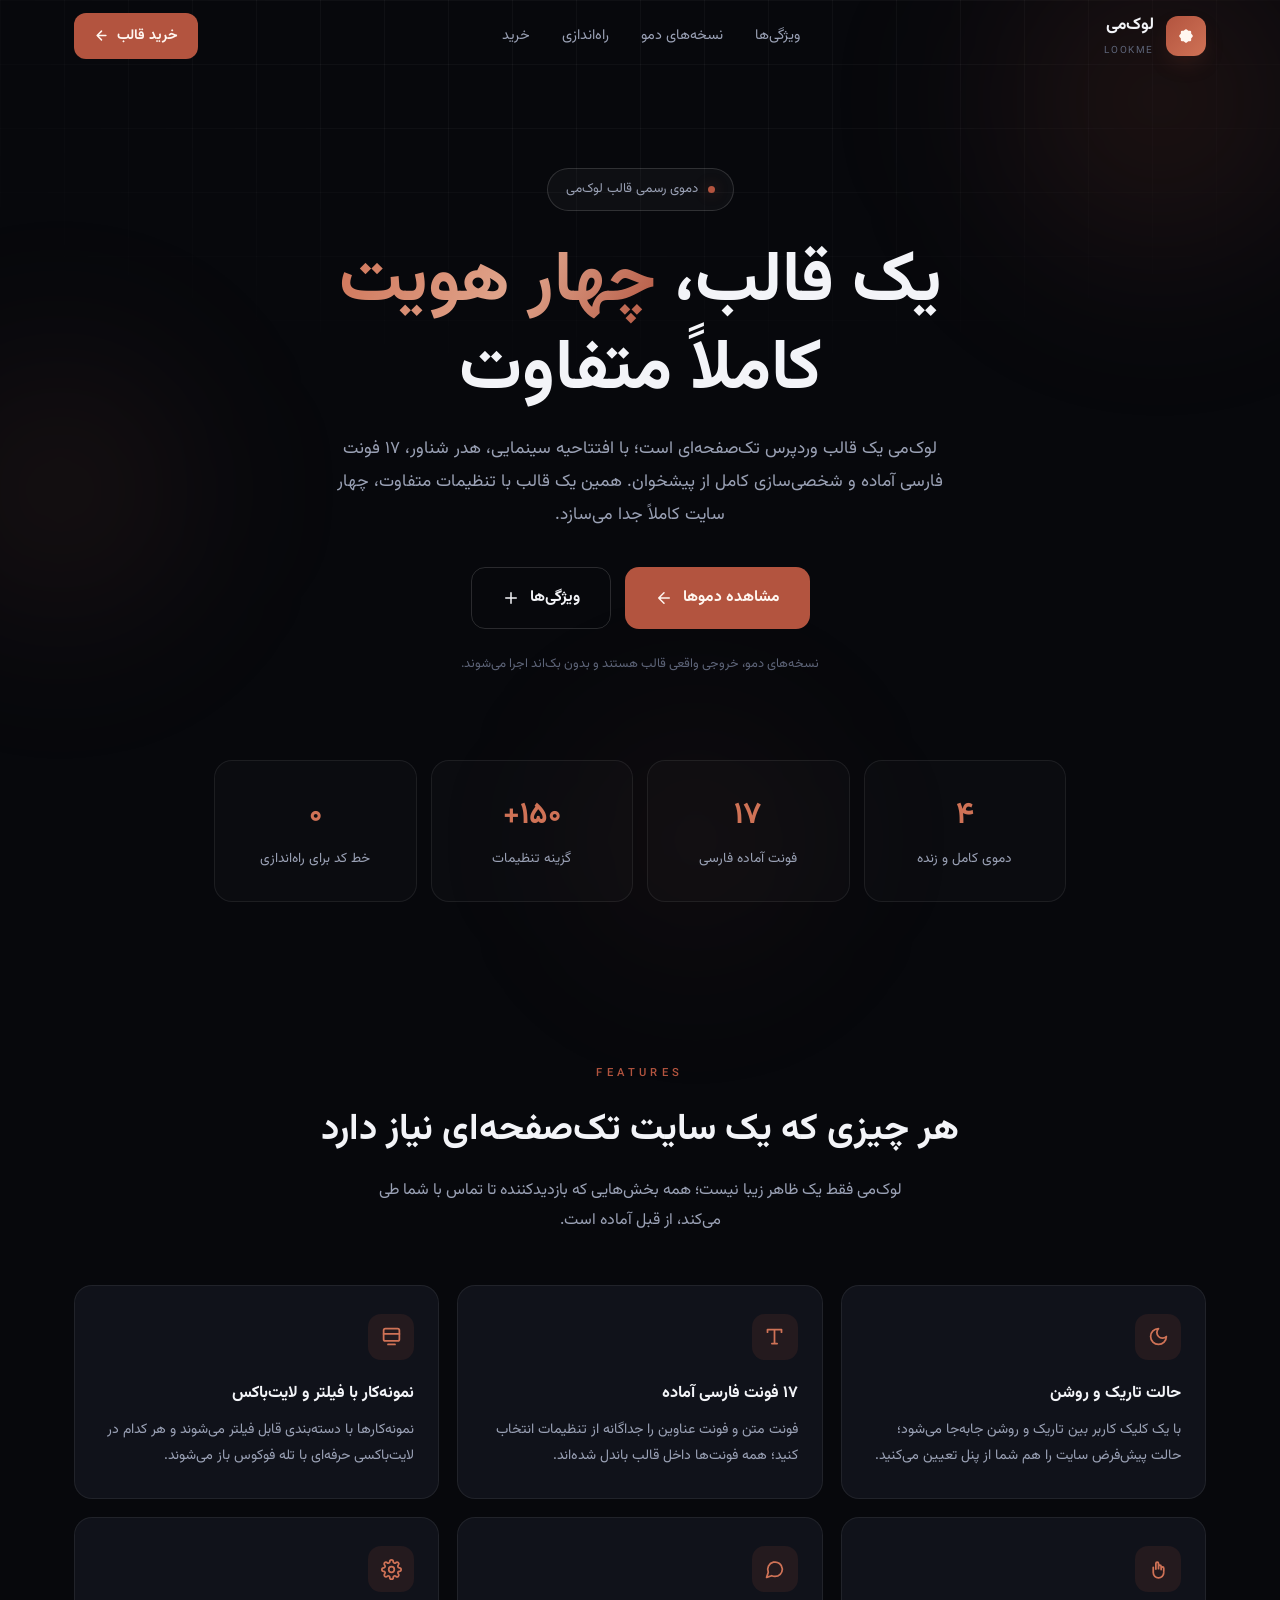
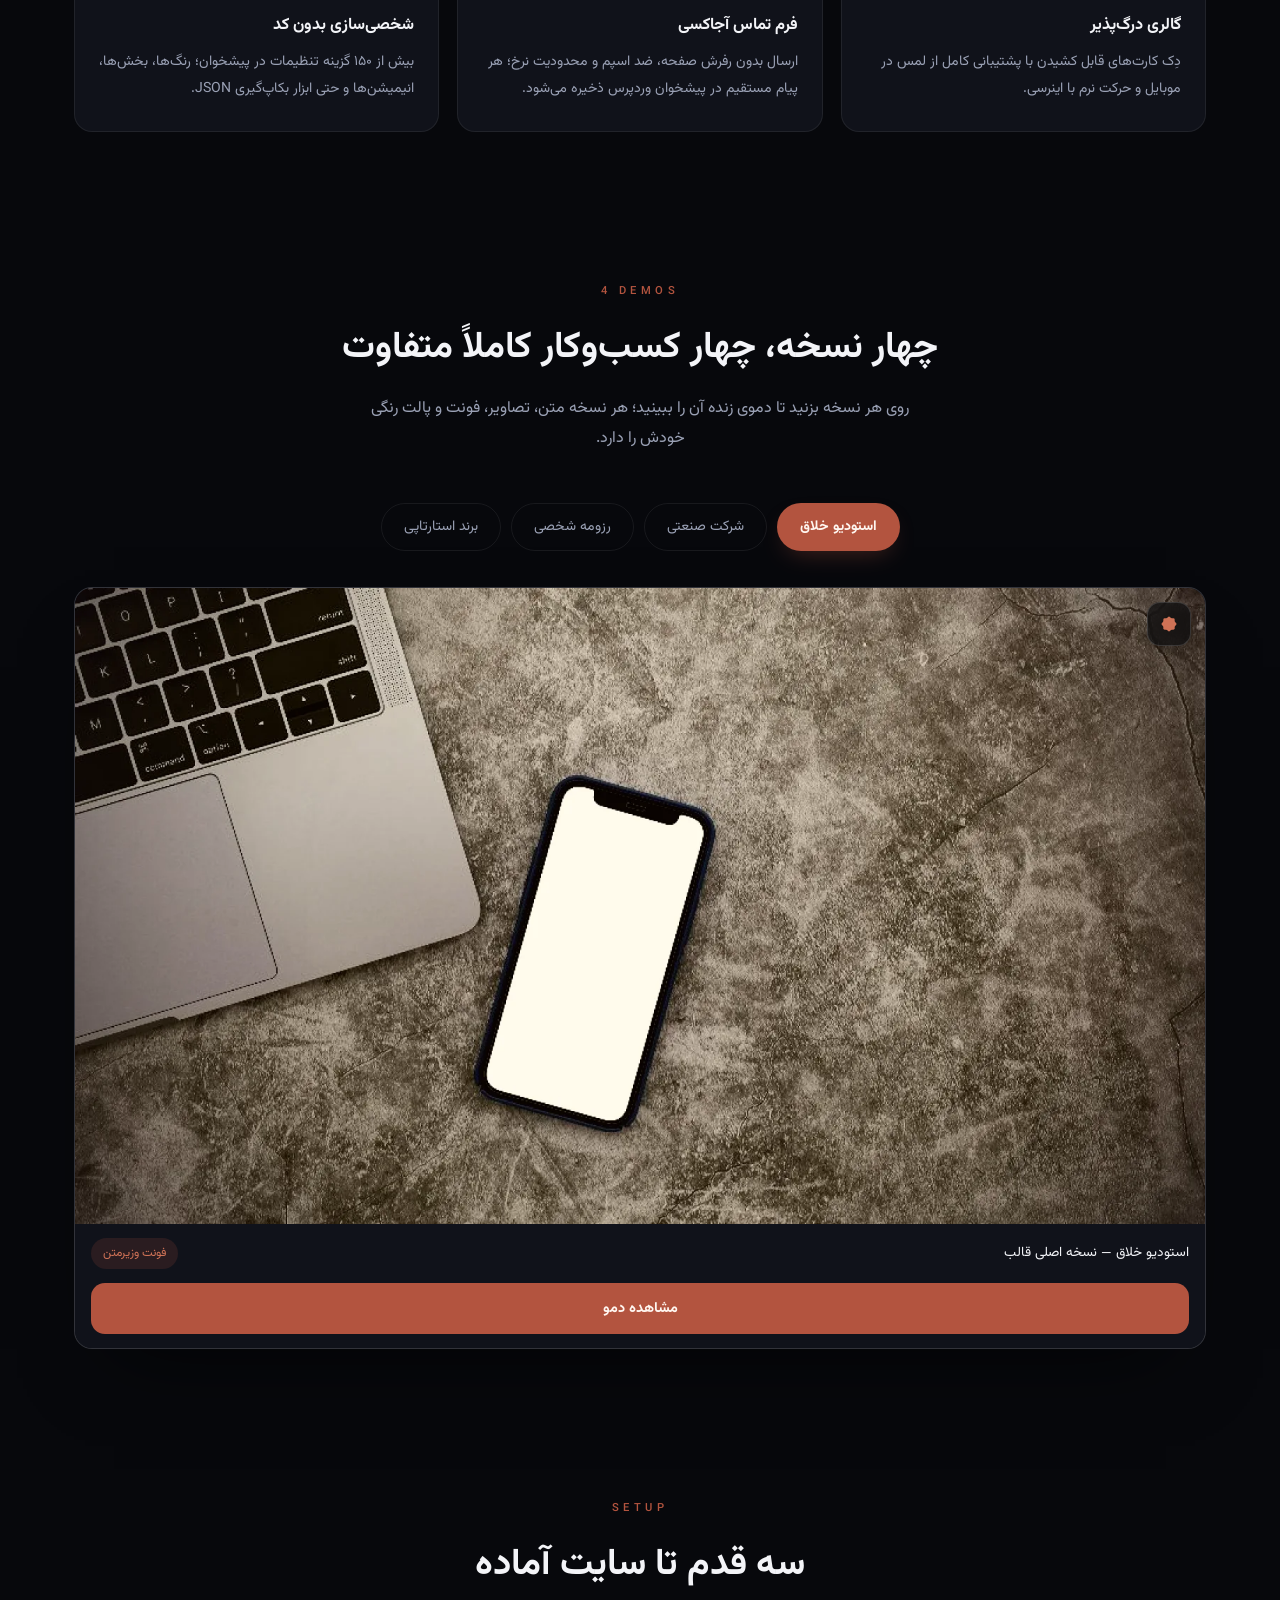
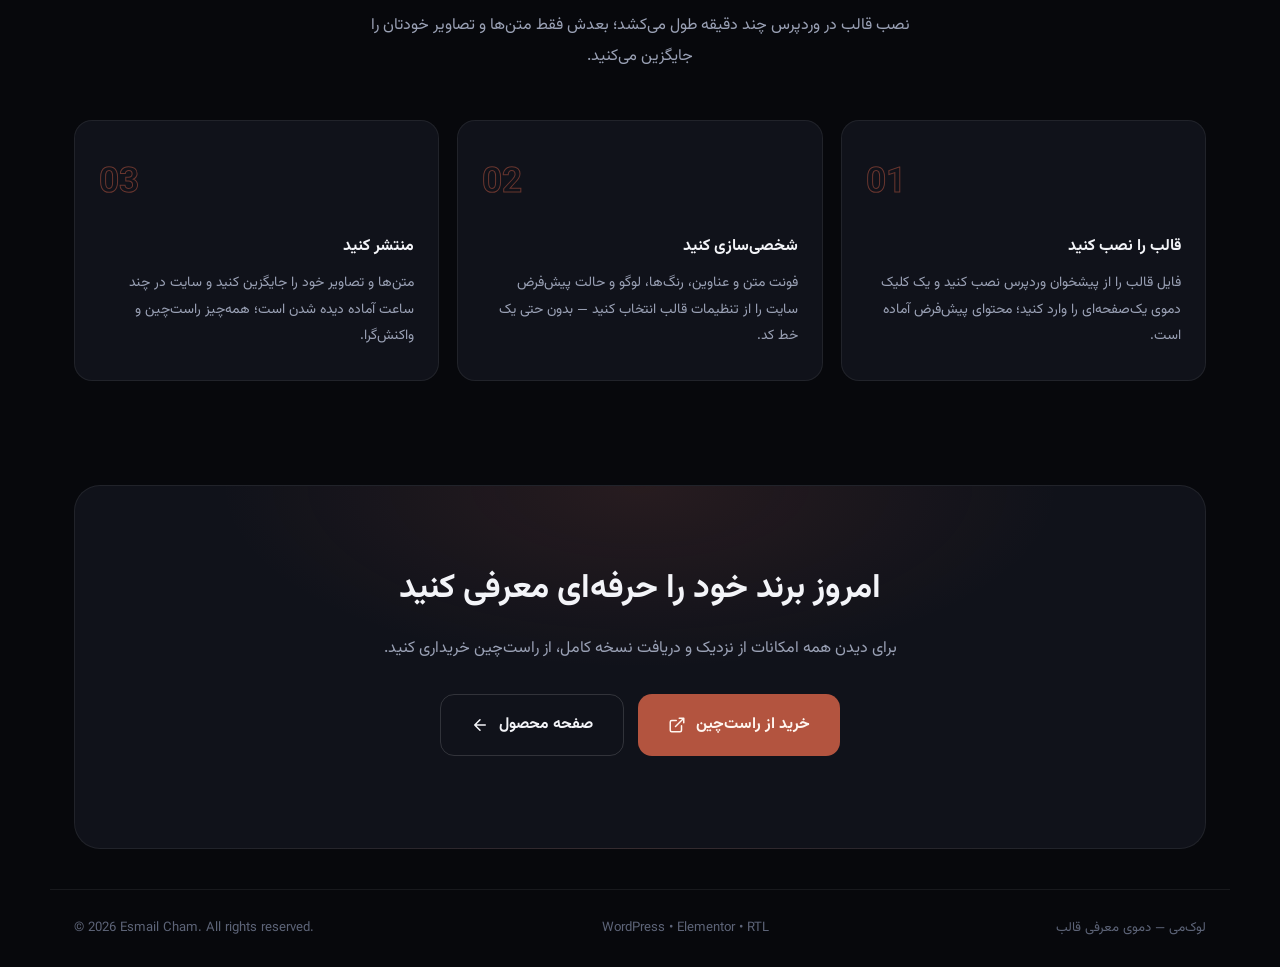
<file: demos/lookme/index.html>
<!DOCTYPE html>
<html lang="fa" dir="rtl">
<head>
  <meta charset="UTF-8">
  <meta name="viewport" content="width=device-width, initial-scale=1.0">
  <title>لوک‌می — قالب وردپرس تک‌صفحه‌ای با ۴ دموی آماده | دمو</title>
  <meta name="description" content="دموی قالب وردپرس تک‌صفحه‌ای لوک‌می: ۴ نسخه زنده (استودیو، شرکت، رزومه، برند)، ۱۷ فونت فارسی، حالت تاریک و روشن و شخصی‌سازی کامل — بدون بک‌اند.">
  <meta name="robots" content="noindex, nofollow">
  <meta property="og:title" content="لوک‌می — دموی قالب وردپرس تک‌صفحه‌ای">
  <meta property="og:description" content="۴ نسخه دموی زنده از یک قالب؛ استودیو، شرکت، رزومه و برند.">
  <meta property="og:image" content="../../assets/images/lookme/poster-cover.jpg">
  <link rel="icon" href="../../favicon.ico" sizes="any">
  <link rel="stylesheet" href="css/intro.css?v=1.2">
</head>
<body>
  <div class="bg-fx" aria-hidden="true"></div>
  <div class="orb orb-1" aria-hidden="true"></div>
  <div class="orb orb-2" aria-hidden="true"></div>
  <div class="orb orb-3" aria-hidden="true"></div>

  <header class="site-head" id="siteHead">
    <div class="head-inner">
      <a class="brand" href="#top" aria-label="لوک‌می">
        <span class="brand-mark" aria-hidden="true">
          <svg viewBox="0 0 24 24" width="20" height="20" fill="currentColor"><rect x="5.8" y="5.8" width="12.4" height="12.4" rx="1.5"/><rect x="5.8" y="5.8" width="12.4" height="12.4" rx="1.5" transform="rotate(45 12 12)"/></svg>
        </span>
        <span>
          <span class="brand-name">لوک‌می</span>
          <span class="brand-sub">LOOKME</span>
        </span>
      </a>
      <nav class="head-nav" aria-label="ناوبری دمو">
        <a href="#features">ویژگی‌ها</a>
        <a href="#demos">نسخه‌های دمو</a>
        <a href="#how">راه‌اندازی</a>
        <a href="#buy">خرید</a>
      </nav>
      <a class="head-cta" href="#buy">
        خرید قالب
        <svg viewBox="0 0 24 24" width="15" height="15" fill="none" stroke="currentColor" stroke-width="2.4" stroke-linecap="round" stroke-linejoin="round"><path d="M19 12H5M12 19l-7-7 7-7"/></svg>
      </a>
    </div>
  </header>

  <main id="top">
    <!-- Hero -->
    <section class="hero">
      <span class="hero-badge"><span class="dot"></span> دموی رسمی قالب لوک‌می</span>
      <h1>یک قالب، <span class="grad">چهار هویت</span><br>کاملاً متفاوت</h1>
      <p class="lead">
        لوک‌می یک قالب وردپرس تک‌صفحه‌ای است؛ با افتتاحیه سینمایی، هدر شناور، ۱۷ فونت فارسی آماده
        و شخصی‌سازی کامل از پیشخوان. همین یک قالب با تنظیمات متفاوت، چهار سایت کاملاً جدا می‌سازد.
      </p>
      <div class="hero-actions">
        <a class="btn btn-primary" href="#demos">
          مشاهده دموها
          <svg viewBox="0 0 24 24" fill="none" stroke="currentColor" stroke-width="2" stroke-linecap="round" stroke-linejoin="round"><path d="M19 12H5M12 19l-7-7 7-7"/></svg>
        </a>
        <a class="btn btn-ghost" href="#features">
          ویژگی‌ها
          <svg viewBox="0 0 24 24" fill="none" stroke="currentColor" stroke-width="2" stroke-linecap="round" stroke-linejoin="round"><path d="M12 5v14M5 12h14"/></svg>
        </a>
      </div>
      <span class="hero-note">نسخه‌های دمو، خروجی واقعی قالب هستند و بدون بک‌اند اجرا می‌شوند.</span>
    </section>

    <!-- Stats -->
    <section class="stats" aria-label="آمار قالب">
      <div class="stat" data-reveal><b>۴</b><span>دموی کامل و زنده</span></div>
      <div class="stat" data-reveal><b>۱۷</b><span>فونت آماده فارسی</span></div>
      <div class="stat" data-reveal><b>۱۵۰+</b><span>گزینه تنظیمات</span></div>
      <div class="stat" data-reveal><b>۰</b><span>خط کد برای راه‌اندازی</span></div>
    </section>

    <!-- Features -->
    <section class="section" id="features">
      <div class="sec-head" data-reveal>
        <span class="sec-kicker">FEATURES</span>
        <h2>هر چیزی که یک سایت تک‌صفحه‌ای نیاز دارد</h2>
        <p>لوک‌می فقط یک ظاهر زیبا نیست؛ همه بخش‌هایی که بازدیدکننده تا تماس با شما طی می‌کند، از قبل آماده است.</p>
      </div>
      <div class="features">
        <article class="feature" data-reveal>
          <span class="f-icon"><svg viewBox="0 0 24 24" fill="none" stroke="currentColor" stroke-width="2" stroke-linecap="round" stroke-linejoin="round"><path d="M12 3a6 6 0 0 0 9 9 9 9 0 1 1-9-9Z"/></svg></span>
          <h3>حالت تاریک و روشن</h3>
          <p>با یک کلیک کاربر بین تاریک و روشن جابه‌جا می‌شود؛ حالت پیش‌فرض سایت را هم شما از پنل تعیین می‌کنید.</p>
        </article>
        <article class="feature" data-reveal>
          <span class="f-icon"><svg viewBox="0 0 24 24" fill="none" stroke="currentColor" stroke-width="2" stroke-linecap="round" stroke-linejoin="round"><path d="M4 7V4h16v3M9 20h6M12 4v16"/></svg></span>
          <h3>۱۷ فونت فارسی آماده</h3>
          <p>فونت متن و فونت عناوین را جداگانه از تنظیمات انتخاب کنید؛ همه فونت‌ها داخل قالب باندل شده‌اند.</p>
        </article>
        <article class="feature" data-reveal>
          <span class="f-icon"><svg viewBox="0 0 24 24" fill="none" stroke="currentColor" stroke-width="2" stroke-linecap="round" stroke-linejoin="round"><rect x="3" y="3" width="18" height="14" rx="2"/><path d="M3 9h18M8 21h8"/></svg></span>
          <h3>نمونه‌کار با فیلتر و لایت‌باکس</h3>
          <p>نمونه‌کارها با دسته‌بندی قابل فیلتر می‌شوند و هر کدام در لایت‌باکسی حرفه‌ای با تله فوکوس باز می‌شوند.</p>
        </article>
        <article class="feature" data-reveal>
          <span class="f-icon"><svg viewBox="0 0 24 24" fill="none" stroke="currentColor" stroke-width="2" stroke-linecap="round" stroke-linejoin="round"><path d="M9 11.5V5a1.5 1.5 0 0 1 3 0v6M12 11V8.5a1.5 1.5 0 0 1 3 0V12m0-1.5a1.5 1.5 0 0 1 3 0V14m-12-4.5v6c0 3.3 2.7 6 6 6s6-2.7 6-6"/></svg></span>
          <h3>گالری درگ‌پذیر</h3>
          <p>دِک کارت‌های قابل کشیدن با پشتیبانی کامل از لمس در موبایل و حرکت نرم با اینرسی.</p>
        </article>
        <article class="feature" data-reveal>
          <span class="f-icon"><svg viewBox="0 0 24 24" fill="none" stroke="currentColor" stroke-width="2" stroke-linecap="round" stroke-linejoin="round"><path d="M21 11.5a8.4 8.4 0 0 1-8.5 8.4 8.9 8.9 0 0 1-3.7-.8L3 21l1.9-5.8a8.4 8.4 0 1 1 16.1-3.7Z"/></svg></span>
          <h3>فرم تماس آجاکسی</h3>
          <p>ارسال بدون رفرش صفحه، ضد اسپم و محدودیت نرخ؛ هر پیام مستقیم در پیشخوان وردپرس ذخیره می‌شود.</p>
        </article>
        <article class="feature" data-reveal>
          <span class="f-icon"><svg viewBox="0 0 24 24" fill="none" stroke="currentColor" stroke-width="2" stroke-linecap="round" stroke-linejoin="round"><circle cx="12" cy="12" r="3.2"/><path d="M19.4 15a1.7 1.7 0 0 0 .34 1.87l.06.06a2 2 0 1 1-2.83 2.83l-.06-.06a1.7 1.7 0 0 0-1.87-.34 1.7 1.7 0 0 0-1 1.55V21a2 2 0 1 1-4 0v-.09a1.7 1.7 0 0 0-1-1.55 1.7 1.7 0 0 0-1.87.34l-.06.06a2 2 0 1 1-2.83-2.83l.06-.06A1.7 1.7 0 0 0 4.6 15a1.7 1.7 0 0 0-1.55-1H3a2 2 0 1 1 0-4h.09a1.7 1.7 0 0 0 1.55-1 1.7 1.7 0 0 0-.34-1.87l-.06-.06a2 2 0 1 1 2.83-2.83l.06.06a1.7 1.7 0 0 0 1.87.34h0a1.7 1.7 0 0 0 1-1.55V3a2 2 0 1 1 4 0v.09a1.7 1.7 0 0 0 1 1.55h0a1.7 1.7 0 0 0 1.87-.34l.06-.06a2 2 0 1 1 2.83 2.83l-.06.06a1.7 1.7 0 0 0-.34 1.87v0a1.7 1.7 0 0 0 1.55 1H21a2 2 0 1 1 0 4h-.09a1.7 1.7 0 0 0-1.55 1Z"/></svg></span>
          <h3>شخصی‌سازی بدون کد</h3>
          <p>بیش از ۱۵۰ گزینه تنظیمات در پیشخوان؛ رنگ‌ها، بخش‌ها، انیمیشن‌ها و حتی ابزار بکاپ‌گیری JSON.</p>
        </article>
      </div>
    </section>

    <!-- Demos -->
    <section class="section" id="demos">
      <div class="sec-head" data-reveal>
        <span class="sec-kicker">4 DEMOS</span>
        <h2>چهار نسخه، چهار کسب‌وکار کاملاً متفاوت</h2>
        <p>روی هر نسخه بزنید تا دموی زنده آن را ببینید؛ هر نسخه متن، تصاویر، فونت و پالت رنگی خودش را دارد.</p>
      </div>

      <div class="theme-tabs" role="tablist" aria-label="انتخاب نسخه دمو" data-reveal>
        <button class="ttab is-active" role="tab" aria-selected="true" data-demo="studio">استودیو خلاق</button>
        <button class="ttab" role="tab" aria-selected="false" data-demo="company">شرکت صنعتی</button>
        <button class="ttab" role="tab" aria-selected="false" data-demo="resume">رزومه شخصی</button>
        <button class="ttab" role="tab" aria-selected="false" data-demo="brand">برند استارتاپی</button>
      </div>

      <div class="theme-shots" data-reveal>
        <!-- استودیو خلاق -->
        <div class="shot-group is-active" data-group="studio">
          <article class="shot shot--demo">
            <img src="assets/img/intro-bg.webp" alt="دموی استودیو خلاق — نمای افتتاحیه سینمایی" loading="lazy" decoding="async">
            <span class="demo-logo" aria-hidden="true">
              <svg viewBox="0 0 24 24" width="22" height="22" fill="currentColor"><rect x="5.8" y="5.8" width="12.4" height="12.4" rx="1.5"/><rect x="5.8" y="5.8" width="12.4" height="12.4" rx="1.5" transform="rotate(45 12 12)"/></svg>
            </span>
            <figcaption>
              <span>استودیو خلاق — نسخه اصلی قالب</span>
              <span class="tag">فونت وزیرمتن</span>
            </figcaption>
            <div class="demo-actions">
              <a class="btn btn-primary btn--block" href="demo.html">مشاهده دمو</a>
            </div>
          </article>
        </div>

        <!-- شرکت صنعتی -->
        <div class="shot-group" data-group="company">
          <article class="shot shot--demo">
            <img src="assets/img/company/factory-line.jpg" alt="دموی شرکت صنعتی — نمای سایت شرکتی" loading="lazy" decoding="async">
            <span class="demo-logo" aria-hidden="true">
              <img src="assets/img/logos/arya.png" alt="" width="26" height="26" style="border-radius:8px;object-fit:cover;">
            </span>
            <figcaption>
              <span>آریا صنعت پارس — سایت شرکتی</span>
              <span class="tag">فونت گندم</span>
            </figcaption>
            <div class="demo-actions">
              <a class="btn btn-primary btn--block" href="company.html">مشاهده دمو</a>
            </div>
          </article>
        </div>

        <!-- رزومه شخصی -->
        <div class="shot-group" data-group="resume">
          <article class="shot shot--demo">
            <img src="assets/img/resume/desk-portrait.jpg" alt="دموی رزومه شخصی — صفحه معرفی فردی" loading="lazy" decoding="async">
            <span class="demo-logo" aria-hidden="true">
              <img src="assets/img/logos/sara.png" alt="" width="26" height="26" style="border-radius:8px;object-fit:cover;">
            </span>
            <figcaption>
              <span>سارا محمدی — رزومه شخصی</span>
              <span class="tag">فونت صمیم</span>
            </figcaption>
            <div class="demo-actions">
              <a class="btn btn-primary btn--block" href="resume.html">مشاهده دمو</a>
            </div>
          </article>
        </div>

        <!-- برند استارتاپی -->
        <div class="shot-group" data-group="brand">
          <article class="shot shot--demo">
            <img src="assets/img/brand/office-loft.jpg" alt="دموی برند استارتاپی — صفحه معرفی محصول" loading="lazy" decoding="async">
            <span class="demo-logo" aria-hidden="true">
              <img src="assets/img/logos/novangar.png" alt="" width="26" height="26" style="border-radius:8px;object-fit:cover;">
            </span>
            <figcaption>
              <span>نوانگار — برند استارتاپی</span>
              <span class="tag">فونت استعداد</span>
            </figcaption>
            <div class="demo-actions">
              <a class="btn btn-primary btn--block" href="brand.html">مشاهده دمو</a>
            </div>
          </article>
        </div>
      </div>
    </section>

    <!-- How it works -->
    <section class="section" id="how">
      <div class="sec-head" data-reveal>
        <span class="sec-kicker">SETUP</span>
        <h2>سه قدم تا سایت آماده</h2>
        <p>نصب قالب در وردپرس چند دقیقه طول می‌کشد؛ بعدش فقط متن‌ها و تصاویر خودتان را جایگزین می‌کنید.</p>
      </div>
      <div class="steps">
        <div class="step" data-reveal>
          <h3>قالب را نصب کنید</h3>
          <p>فایل قالب را از پیشخوان وردپرس نصب کنید و یک کلیک دموی یک‌صفحه‌ای را وارد کنید؛ محتوای پیش‌فرض آماده است.</p>
        </div>
        <div class="step" data-reveal>
          <h3>شخصی‌سازی کنید</h3>
          <p>فونت متن و عناوین، رنگ‌ها، لوگو و حالت پیش‌فرض سایت را از تنظیمات قالب انتخاب کنید — بدون حتی یک خط کد.</p>
        </div>
        <div class="step" data-reveal>
          <h3>منتشر کنید</h3>
          <p>متن‌ها و تصاویر خود را جایگزین کنید و سایت در چند ساعت آماده دیده شدن است؛ همه‌چیز راست‌چین و واکنش‌گرا.</p>
        </div>
      </div>
    </section>

    <!-- Final CTA -->
    <section class="final-cta" id="buy">
      <div class="cta-box" data-reveal>
        <h2>امروز برند خود را حرفه‌ای معرفی کنید</h2>
        <p>برای دیدن همه امکانات از نزدیک و دریافت نسخه کامل، از راست‌چین خریداری کنید.</p>
        <div class="hero-actions">
          <a class="btn btn-primary" href="https://www.rtl-theme.com/" target="_blank" rel="noopener">
            خرید از راست‌چین
            <svg viewBox="0 0 24 24" fill="none" stroke="currentColor" stroke-width="2" stroke-linecap="round" stroke-linejoin="round"><path d="M15 3h6v6M10 14 21 3M18 13v6a2 2 0 0 1-2 2H5a2 2 0 0 1-2-2V8a2 2 0 0 1 2-2h6"/></svg>
          </a>
          <a class="btn btn-ghost" href="../../products/lookme.html">
            صفحه محصول
            <svg viewBox="0 0 24 24" fill="none" stroke="currentColor" stroke-width="2" stroke-linecap="round" stroke-linejoin="round"><path d="M19 12H5M12 19l-7-7 7-7"/></svg>
          </a>
        </div>
      </div>
    </section>
  </main>

  <footer class="demo-foot">
    <span>لوک‌می — دموی معرفی قالب</span>
    <span>WordPress &bull; Elementor &bull; RTL</span>
    <span dir="ltr">&copy; 2026 Esmail Cham. All rights reserved.</span>
  </footer>

  <script src="js/intro.js?v=1.2"></script>
</body>
</html>
</file>
<file: demos/lookme/css/intro.css>
/* ==========================================================================
   لوک‌می (LookMe) — صفحه معرفی محصول (سبک ورودشو)
   کاملاً ایزوله از سایت اصلی: توکن‌ها، استایل و اسکریپت اختصاصی خودش.
   ========================================================================== */

@font-face {
  font-family: 'Vazir';
  src: url('../assets/fonts/vazirmatn/Vazirmatn-Regular.woff2') format('woff2');
  font-weight: 300;
  font-display: swap;
}
@font-face {
  font-family: 'Vazir';
  src: url('../assets/fonts/vazirmatn/Vazirmatn-Regular.woff2') format('woff2');
  font-weight: 400;
  font-display: swap;
}
@font-face {
  font-family: 'Vazir';
  src: url('../assets/fonts/vazirmatn/Vazirmatn-Medium.woff2') format('woff2');
  font-weight: 500;
  font-display: swap;
}
@font-face {
  font-family: 'Vazir';
  src: url('../assets/fonts/vazirmatn/Vazirmatn-Bold.woff2') format('woff2');
  font-weight: 700;
  font-display: swap;
}

:root {
  --bg: #07080c;
  --bg-2: #0c0e14;
  --card: #10121a;
  --card-2: #151826;
  --text: #f3f4f8;
  --muted: #9aa1b5;
  --faint: #5d6478;
  --accent: #b3543f;
  --accent-2: #cf7256;
  --accent-glow: rgba(179, 84, 63, 0.4);
  --border: rgba(255, 255, 255, 0.07);
  --border-2: rgba(255, 255, 255, 0.14);
  --r: 18px;
  --ease: cubic-bezier(0.22, 1, 0.36, 1);
}

* { box-sizing: border-box; margin: 0; padding: 0; }

html { scroll-behavior: smooth; }

body {
  font-family: 'Vazir', Tahoma, sans-serif;
  background: var(--bg);
  color: var(--text);
  line-height: 1.9;
  overflow-x: hidden;
  -webkit-tap-highlight-color: transparent;
}

/* لنگرها زیر هدر چسبان نیفتند */
[id] { scroll-margin-top: 84px; }

img { display: block; max-width: 100%; }
a { color: inherit; text-decoration: none; }
button { font: inherit; color: inherit; background: none; border: none; cursor: pointer; }

::selection { background: var(--accent); color: #fff6f0; }

/* ---------- پس‌زمینه جهانی: گرید + اورب + نویز ---------- */
.bg-fx {
  position: fixed;
  inset: 0;
  z-index: 0;
  pointer-events: none;
  background-image:
    linear-gradient(rgba(255, 255, 255, 0.035) 1px, transparent 1px),
    linear-gradient(90deg, rgba(255, 255, 255, 0.035) 1px, transparent 1px);
  background-size: 64px 64px;
  -webkit-mask-image: radial-gradient(ellipse 90% 60% at 50% 0%, #000 30%, transparent 75%);
  mask-image: radial-gradient(ellipse 90% 60% at 50% 0%, #000 30%, transparent 75%);
}

.orb {
  position: fixed;
  border-radius: 50%;
  filter: blur(70px);
  pointer-events: none;
  z-index: 0;
}
.orb-1 {
  width: 520px; height: 520px;
  background: radial-gradient(circle, rgba(179, 84, 63, 0.16), transparent 65%);
  top: -160px; inset-inline-start: -140px;
  animation: drift 16s ease-in-out infinite alternate;
}
.orb-2 {
  width: 440px; height: 440px;
  background: radial-gradient(circle, rgba(207, 114, 86, 0.1), transparent 65%);
  top: 30%; inset-inline-end: -160px;
  animation: drift 20s ease-in-out infinite alternate-reverse;
}
.orb-3 {
  width: 400px; height: 400px;
  background: radial-gradient(circle, rgba(179, 84, 63, 0.08), transparent 65%);
  bottom: -140px; inset-inline-start: 30%;
  animation: drift 18s ease-in-out infinite alternate;
}
@keyframes drift {
  from { transform: translate(0, 0) scale(1); }
  to { transform: translate(-36px, 26px) scale(1.07); }
}

/* ---------- هدر ---------- */
.site-head {
  position: sticky;
  top: 0;
  z-index: 100;
  height: 72px;
  display: flex;
  align-items: center;
  transition: background 0.3s, border-color 0.3s;
}
.site-head.is-stuck {
  background: rgba(7, 8, 12, 0.82);
  -webkit-backdrop-filter: blur(16px);
  backdrop-filter: blur(16px);
  border-bottom: 1px solid var(--border);
}
.head-inner {
  width: 100%;
  max-width: 1180px;
  margin-inline: auto;
  padding-inline: 24px;
  display: flex;
  align-items: center;
  justify-content: space-between;
  gap: 20px;
}
.brand { display: flex; align-items: center; gap: 12px; }
.brand-mark {
  width: 40px; height: 40px;
  display: grid; place-items: center;
  border-radius: 12px;
  background: linear-gradient(135deg, var(--accent), #cf7256);
  color: #fff6f0;
  font-weight: 700;
  font-size: 1.05rem;
  box-shadow: 0 10px 26px -10px var(--accent-glow);
}
.brand-name { font-weight: 700; font-size: 1.05rem; line-height: 1.3; }
.brand-sub { display: block; direction: ltr; text-align: right; font-size: 0.62rem; letter-spacing: 0.16em; color: var(--faint); }
.head-nav { display: flex; align-items: center; gap: 4px; }
.head-nav a {
  padding: 8px 14px;
  border-radius: 10px;
  color: var(--muted);
  font-size: 0.9rem;
  transition: color 0.2s, background 0.2s;
}
.head-nav a:hover { color: var(--text); background: rgba(255, 255, 255, 0.05); }
.head-cta {
  display: inline-flex;
  align-items: center;
  gap: 8px;
  padding: 10px 20px;
  border-radius: 12px;
  background: var(--accent);
  color: #fff6f0;
  font-weight: 700;
  font-size: 0.88rem;
  transition: transform 0.25s var(--ease), box-shadow 0.25s, background 0.2s;
}
.head-cta:hover { transform: translateY(-2px); box-shadow: 0 14px 30px -12px var(--accent-glow); background: var(--accent-2); }

/* ---------- Hero ---------- */
.hero {
  position: relative;
  z-index: 1;
  max-width: 1180px;
  margin-inline: auto;
  padding: 96px 24px 72px;
  text-align: center;
}
.hero-badge {
  display: inline-flex;
  align-items: center;
  gap: 10px;
  padding: 8px 18px;
  border: 1px solid var(--border-2);
  border-radius: 999px;
  background: rgba(255, 255, 255, 0.03);
  color: var(--muted);
  font-size: 0.82rem;
  margin-bottom: 28px;
}
.hero-badge .dot {
  width: 7px; height: 7px;
  border-radius: 50%;
  background: var(--accent);
  box-shadow: 0 0 14px var(--accent-glow);
  animation: pulse 2.4s ease-in-out infinite;
}
@keyframes pulse { 0%, 100% { opacity: 1; transform: scale(1); } 50% { opacity: 0.6; transform: scale(0.72); } }

.hero h1 {
  font-size: clamp(2.4rem, 7vw, 4.4rem);
  font-weight: 700;
  line-height: 1.25;
  margin-bottom: 18px;
}
.hero h1 .grad {
  background: linear-gradient(120deg, var(--accent-2), #e0a58c 55%, var(--accent));
  -webkit-background-clip: text;
  background-clip: text;
  color: transparent;
}
.hero p.lead {
  max-width: 620px;
  margin: 0 auto 36px;
  color: var(--muted);
  font-size: 1.08rem;
}
.hero-actions { display: flex; justify-content: center; flex-wrap: wrap; gap: 14px; margin-bottom: 20px; }
.btn {
  display: inline-flex;
  align-items: center;
  gap: 10px;
  padding: 15px 30px;
  border-radius: 14px;
  font-weight: 700;
  font-size: 0.98rem;
  transition: transform 0.25s var(--ease), box-shadow 0.25s, background 0.2s, border-color 0.2s;
}
.btn svg { width: 18px; height: 18px; transition: transform 0.3s var(--ease); }
.btn:hover svg { transform: translateX(-4px); }
.btn-primary { background: var(--accent); color: #fff6f0; }
.btn-primary:hover { transform: translateY(-2px); background: var(--accent-2); box-shadow: 0 18px 40px -14px var(--accent-glow); }
.btn-ghost { border: 1px solid var(--border-2); color: var(--text); }
.btn-ghost:hover { transform: translateY(-2px); border-color: var(--accent); color: var(--accent-2); background: rgba(179, 84, 63, 0.07); }
.hero-note { color: var(--faint); font-size: 0.8rem; }

/* ---------- شمارنده‌ها ---------- */
.stats {
  position: relative;
  z-index: 1;
  max-width: 900px;
  margin: 8px auto 0;
  padding: 0 24px 84px;
  display: grid;
  grid-template-columns: repeat(4, 1fr);
  gap: 14px;
}
.stat {
  text-align: center;
  padding: 26px 12px;
  border: 1px solid var(--border);
  border-radius: var(--r);
  background: rgba(255, 255, 255, 0.02);
  transition: transform 0.3s var(--ease), border-color 0.3s;
}
.stat:hover { transform: translateY(-4px); border-color: var(--border-2); }
.stat b { display: block; font-size: 1.9rem; font-weight: 700; color: var(--accent-2); }
.stat span { color: var(--muted); font-size: 0.85rem; }

/* ---------- بخش‌ها ---------- */
.section { position: relative; z-index: 1; max-width: 1180px; margin-inline: auto; padding: 72px 24px; }
.sec-head { text-align: center; margin-bottom: 48px; }
.sec-kicker {
  direction: ltr;
  display: inline-block;
  font-size: 0.7rem;
  font-weight: 500;
  letter-spacing: 0.4em;
  color: var(--accent);
  margin-bottom: 12px;
}
.sec-head h2 { font-size: clamp(1.5rem, 3.4vw, 2.3rem); font-weight: 700; margin-bottom: 10px; }
.sec-head p { color: var(--muted); max-width: 560px; margin-inline: auto; }

/* ---------- ویژگی‌ها ---------- */
.features { display: grid; grid-template-columns: repeat(3, 1fr); gap: 18px; }
.feature {
  position: relative;
  padding: 28px 24px;
  border: 1px solid var(--border);
  border-radius: var(--r);
  background: var(--card);
  overflow: hidden;
  transition: transform 0.35s var(--ease), border-color 0.35s, box-shadow 0.35s;
}
.feature::before {
  content: '';
  position: absolute;
  inset: 0;
  background: radial-gradient(360px 160px at 85% 0%, rgba(179, 84, 63, 0.1), transparent 70%);
  opacity: 0;
  transition: opacity 0.4s;
}
.feature:hover { transform: translateY(-6px); border-color: var(--border-2); box-shadow: 0 30px 60px -30px rgba(0, 0, 0, 0.6); }
.feature:hover::before { opacity: 1; }
.f-icon {
  position: relative;
  width: 46px; height: 46px;
  display: grid; place-items: center;
  border-radius: 13px;
  background: rgba(179, 84, 63, 0.12);
  color: var(--accent-2);
  margin-bottom: 18px;
  transition: transform 0.35s var(--ease);
}
.feature:hover .f-icon { transform: translateY(-3px) rotate(-5deg); }
.f-icon svg { width: 21px; height: 21px; }
.feature h3 { position: relative; font-size: 1.02rem; margin-bottom: 8px; }
.feature p { position: relative; color: var(--muted); font-size: 0.88rem; }

/* ---------- گالری تم‌ها با تب ---------- */
.theme-tabs {
  display: flex;
  justify-content: center;
  flex-wrap: wrap;
  gap: 10px;
  margin-bottom: 36px;
}
.ttab {
  padding: 10px 22px;
  border-radius: 999px;
  border: 1px solid var(--border);
  color: var(--muted);
  font-size: 0.88rem;
  transition: all 0.25s var(--ease);
}
.ttab:hover { color: var(--text); border-color: var(--border-2); }
.ttab.is-active {
  color: #fff6f0;
  background: var(--accent);
  border-color: transparent;
  font-weight: 700;
  box-shadow: 0 10px 24px -10px var(--accent-glow);
}
.theme-shots { position: relative; }
.shot-group { display: none; grid-template-columns: 1fr; gap: 18px; animation: fadeUp 0.55s var(--ease); }
.shot-group.is-active { display: grid; }
@keyframes fadeUp {
  from { opacity: 0; transform: translateY(18px); }
  to { opacity: 1; transform: none; }
}
.shot {
  position: relative;
  border: 1px solid var(--border-2);
  border-radius: var(--r);
  overflow: hidden;
  background: var(--card);
  box-shadow: 0 40px 80px -40px rgba(0, 0, 0, 0.7);
}
.shot img { width: 100%; transition: transform 0.7s var(--ease); }
.shot:hover img { transform: scale(1.02); }
.shot figcaption {
  position: absolute;
  bottom: 0; inset-inline: 0;
  padding: 40px 22px 16px;
  background: linear-gradient(to top, rgba(7, 8, 12, 0.92), transparent);
  display: flex;
  align-items: center;
  justify-content: space-between;
  font-size: 0.85rem;
  color: var(--text);
}
.shot figcaption .tag {
  padding: 4px 12px;
  border-radius: 999px;
  background: rgba(179, 84, 63, 0.16);
  color: var(--accent-2);
  font-size: 0.75rem;
}

/* ---------- How it works ---------- */
.steps { display: grid; grid-template-columns: repeat(3, 1fr); gap: 18px; counter-reset: step; }
.step {
  position: relative;
  padding: 30px 24px;
  border: 1px solid var(--border);
  border-radius: var(--r);
  background: var(--card);
}
.step::before {
  counter-increment: step;
  content: '0' counter(step);
  display: block;
  direction: ltr;
  font-size: 2.2rem;
  font-weight: 700;
  color: transparent;
  -webkit-text-stroke: 1px rgba(179, 84, 63, 0.55);
  margin-bottom: 14px;
}
.step h3 { font-size: 1rem; margin-bottom: 8px; }
.step p { color: var(--muted); font-size: 0.87rem; }

/* ---------- CTA پایانی ---------- */
.final-cta {
  position: relative;
  z-index: 1;
  max-width: 1180px;
  margin: 32px auto 0;
  padding: 0 24px 40px;
}
.cta-box {
  position: relative;
  overflow: hidden;
  text-align: center;
  padding: 72px 32px;
  border: 1px solid var(--border);
  border-radius: 26px;
  background:
    radial-gradient(600px 260px at 50% 0%, rgba(179, 84, 63, 0.14), transparent 70%),
    var(--card);
}
.cta-box h2 { font-size: clamp(1.4rem, 3.4vw, 2.1rem); margin-bottom: 12px; }
.cta-box p { color: var(--muted); margin-bottom: 30px; }

/* ---------- فوتر ---------- */
.demo-foot {
  position: relative;
  z-index: 1;
  border-top: 1px solid var(--border);
  padding: 26px 24px;
  max-width: 1180px;
  margin-inline: auto;
  display: flex;
  align-items: center;
  justify-content: space-between;
  flex-wrap: wrap;
  gap: 10px;
  color: var(--faint);
  font-size: 0.82rem;
}

/* ---------- Reveal on scroll ---------- */
[data-reveal] {
  opacity: 0;
  transform: translateY(30px);
  transition: opacity 0.8s var(--ease), transform 0.8s var(--ease);
}
[data-reveal].in { opacity: 1; transform: none; }

/* ---------- ریسپانسیو ---------- */
@media (max-width: 1023px) {
  .features, .steps { grid-template-columns: repeat(2, 1fr); }
  .stats { grid-template-columns: repeat(2, 1fr); }
  .hero { padding-block: 72px 56px; }
}
@media (max-width: 767px) {
  .head-nav { display: none; }
  .head-cta { padding: 9px 16px; font-size: 0.82rem; }
  .head-inner { padding-inline: 18px; }
  .hero { padding-top: 56px; padding-bottom: 48px; }
  .hero p.lead { font-size: 0.98rem; }
  .hero-badge { font-size: 0.75rem; padding: 7px 14px; }
  .hero-actions .btn { flex: 1; justify-content: center; min-height: 48px; }
  .hero-actions { width: 100%; }
  .hero-note { display: none; }
  .features, .steps { grid-template-columns: 1fr; }
  .section { padding: 52px 18px; }
  .sec-head { margin-bottom: 36px; }
  .sec-head h2 { font-size: clamp(1.25rem, 6vw, 1.6rem); }
  .sec-head p { font-size: 0.9rem; }
  .stats { padding-inline: 18px; padding-bottom: 56px; gap: 10px; }
  .stat { padding: 20px 10px; }
  .stat b { font-size: 1.5rem; }
  .stat span { font-size: 0.76rem; }
  .feature { padding: 22px 18px; }
  .ttab { padding: 9px 16px; font-size: 0.8rem; min-height: 42px; }
  .theme-tabs { gap: 8px; }
  .shot figcaption { font-size: 0.78rem; padding: 32px 16px 12px; }
  .step { padding: 24px 18px; }
  .cta-box { padding: 56px 20px; }
  .cta-box .hero-actions { flex-direction: column; }
  .cta-box .btn { width: 100%; justify-content: center; }
  .demo-foot { flex-direction: column; text-align: center; gap: 6px; padding-block: 22px 26px; }
  /* حذف افکت‌های هاور در لمس */
  .feature:hover, .stat:hover, .shot:hover img { transform: none; }
  .btn:hover { transform: none; }
}
@media (max-width: 400px) {
  .stats { grid-template-columns: 1fr 1fr; }
  .brand-name { font-size: 0.95rem; }
  .brand-mark { width: 36px; height: 36px; font-size: 0.95rem; }
  .hero h1 { font-size: clamp(1.9rem, 10vw, 2.4rem); }
}

@media (prefers-reduced-motion: reduce) {
  html { scroll-behavior: auto; }
  *, *::before, *::after {
    animation-duration: 0.01ms !important;
    transition-duration: 0.01ms !important;
  }
  [data-reveal] { opacity: 1; transform: none; }
}

/* ---------- کارت نسخه دمو (بخش «نسخه‌های دمو») ---------- */
.shot--demo { cursor: pointer; transition: transform .35s var(--ease), border-color .35s, box-shadow .35s; }
.shot--demo:hover { border-color: var(--accent); box-shadow: 0 40px 90px -40px var(--accent-glow); }
.shot--demo .demo-logo {
  position: absolute;
  top: 14px;
  inset-inline-start: 14px;
  width: 44px;
  height: 44px;
  display: grid;
  place-items: center;
  border-radius: 13px;
  background: rgba(7, 8, 12, .66);
  border: 1px solid rgba(255, 255, 255, .14);
  color: var(--accent-2);
  -webkit-backdrop-filter: blur(10px);
  backdrop-filter: blur(10px);
  box-shadow: 0 10px 24px -10px rgba(0, 0, 0, .5);
  transition: transform .35s var(--ease);
}
.shot--demo:hover .demo-logo { transform: translateY(-2px) scale(1.05); }
.shot--demo .demo-actions {
  display: flex;
  padding: 14px 16px;
  border-top: 1px solid var(--border);
  background: var(--card);
}
.shot--demo .demo-actions .btn {
  flex: 1;
  justify-content: center;
  padding: 12px 20px;
  font-size: .9rem;
}
.shot--demo img { aspect-ratio: 16 / 9; object-fit: cover; }
/* کپشن در کارت دمو به‌جای روی تصویر، به‌صورت ردیف عادی بالای دکمه می‌نشیند */
.shot--demo figcaption {
  position: static;
  padding: 14px 16px;
  background: var(--card);
}
.shot--demo .demo-actions { border-top: 0; padding-top: 0; }

@media (max-width: 767px) {
  .shot--demo .demo-logo { width: 38px; height: 38px; border-radius: 11px; }
  .shot--demo .demo-actions { padding: 12px; }
}
</file>
